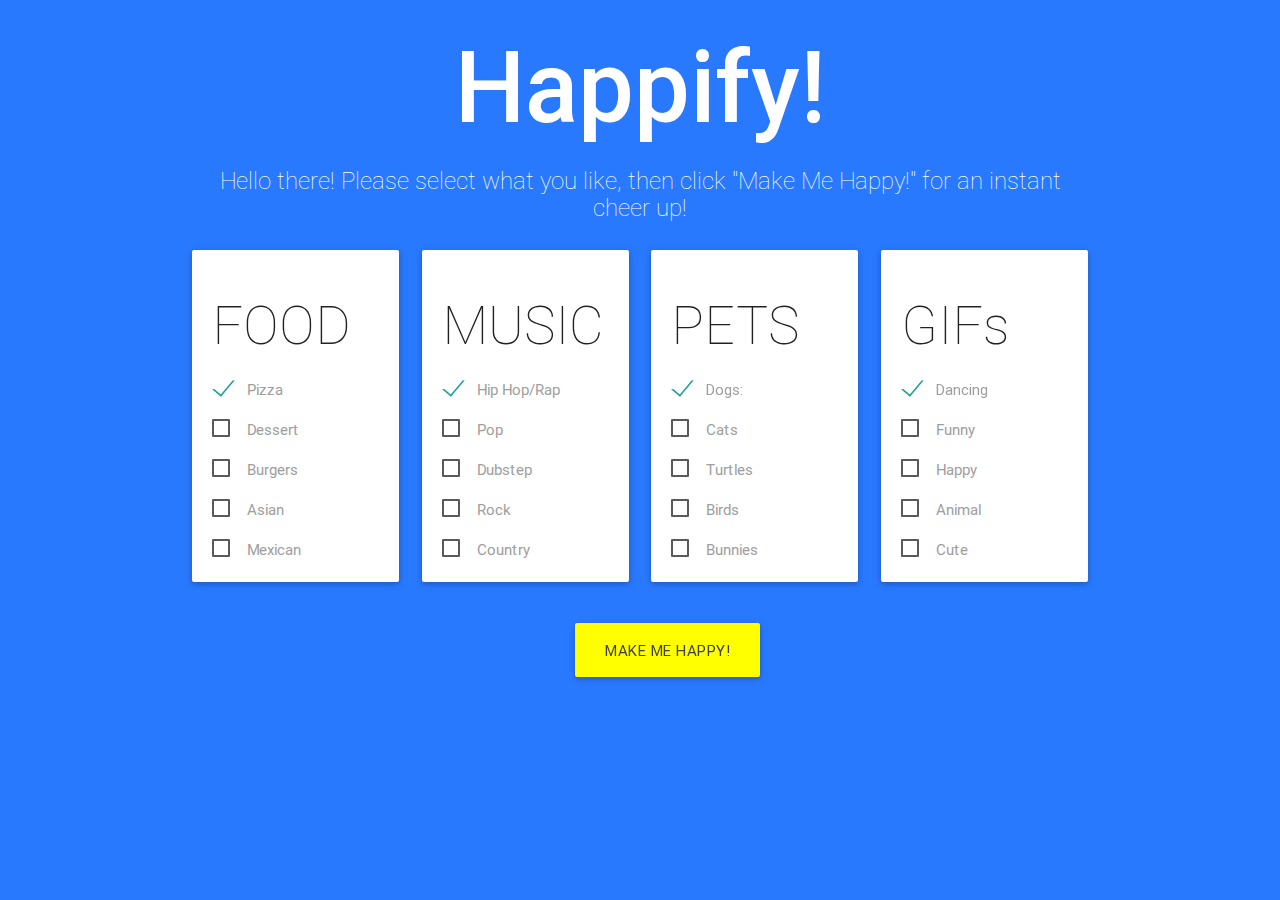
<file: templates/index.html>
<!DOCTYPE html>
<html lang="en-us">

<head>
    <title>Web Architecture: Project 2</title>
    <link rel="stylesheet" href="/static/css/materialize.css">
    <link rel="stylesheet" href="/static/css/animate.css">
    <link rel="stylesheet" href="/static/css/stylesheet.css">
    <script type="text/javascript" src="/static/js/script.js"></script>
    <script type="text/javascript" src="/static/js/jquery-1.11.3.js"></script>
</head>

<body class="blue accent-3">
    <div class="container">
        <!-- This is the welcome message. -->
        <h1 class="white-text animated animated fadeInDown">Happify!</h1>
        <h2 class="white-text center intro">Hello there! Please select what you like, then click "Make Me Happy!" for an instant cheer up!</h2>

        <!-- This div contains all the form boxes -->

        <div class="row animated pulse">
            <div class="col s3">
                <!-- Food form box -->
                <div class="option-box card-panel hoverable" id="food">
                    <h2>FOOD</h2>
                    <form name="foodform" id="food" action="/create" method="post">
                        <p>
                            <input type="checkbox" name="food" value="pizza" id="pizza" checked="checked" />
                            <label for="pizza">Pizza</label>
                        </p>
                        <p>
                            <input type="checkbox" name="food" value="dessert" id="dessert"/>
                            <label for="dessert">Dessert</label>
                        </p>
                        <p>
                            <input type="checkbox" name="food" value="burgers" id="burgers"/>
                            <label for="burgers">Burgers</label>
                        </p>
                        <p>
                            <input type="checkbox" name="food" value="asian" id="asian"/>
                            <label for="asian">Asian</label>
                        </p>
                        <p>
                            <input type="checkbox" name="food" value="mexican" id="mexican"/>
                            <label for="mexican">Mexican</label>
                        </p>
                    </form>
                </div>
            </div>
            <div class="col s3">

                <!-- Music form box -->
                <div class="option-box card-panel hoverable" id="music">
                    <h2>MUSIC</h2>
                    <form name="musicform" id="music" action="/create" method="post">
                        <p>
                            <input type="checkbox" name="music" value="hiphoprap" id="hiphoprap" checked="checked"/>
                            <label for="hiphoprap">Hip Hop/Rap</label>
                        </p>
                        <p>
                            <input type="checkbox" name="music" value="pop" id="pop"/>
                            <label for="pop">Pop</label>
                        </p>
                        <p>
                            <input type="checkbox" name="music" value="dubstep" id="dubstep"/>
                            <label for="dubstep">Dubstep</label>
                        </p>
                        <p>
                            <input type="checkbox" name="music" value="rock" id="rock"/>
                            <label for="rock">Rock</label>
                        </p>
                        <p>
                            <input type="checkbox" name="music" value="country" id="country"/>
                            <label for="country">Country</label>
                        </p>
                    </form>
                </div>
            </div>
            <div class="col s3">

                <!-- Pets form box -->
                <div class="option-box card-panel hoverable" id="pets">
                    <h2>PETS</h2>
                    <form name="petform" id="pets" action="/create" method="post">
                        <p>
                            <input type="checkbox" name="pets" value="dogs" id="dogs" checked="checked" />
                            <label for="dogs">Dogs:</label>
                        </p>
                        <p>
                            <input type="checkbox" name="pets" value="cats" id="cats"/>
                            <label for="cats">Cats</label>
                        </p>
                        <p>
                            <input type="checkbox" name="pets" value="turtles" id="turtles" />
                            <label for="turtles">Turtles</label>
                        </p>
                        <p>
                            <input type="checkbox" name="pets" value="birds" id="birds"/>
                            <label for="birds">Birds</label>
                        </p>
                        <p>
                            <input type="checkbox" name="pets" value="bunnies" id="bunnies" />
                            <label for="bunnies">Bunnies</label>
                        </p>
                    </form>
                </div>
            </div>

            <div class="col s3">

                <!-- GIFs form box -->
                <div class="option-box card-panel hoverable" id="gifs">
                    <h2>GIFs</h2>
                    <form name="gifsform" id="gifs" action="/create" method="post">
                       <p>
                            <input type="checkbox" name="gifs" value="dancing" id="dancing" checked="checked" />
                            <label for="dancing">Dancing</label>
                        </p>
                        <p>
                            <input type="checkbox" name="gifs" value="funny" id="funny"/>
                            <label for="funny">Funny</label>
                        </p>
                        <p>
                            <input type="checkbox" name="gifs" value="happy" id="happy"/>
                            <label for="happy">Happy</label>
                        </p>
                        <p>
                            <input type="checkbox" name="gifs" value="animal" id="animal"/>
                            <label for="animal">Animal</label>
                        </p>
                        <p>
                            <input type="checkbox" name="gifs" value="cute" id="cute"/>
                            <label for="cute">Cute</label>
                        </p>
                    </form>
                </div>
            </div>

        </div>
        <div class="row">
            <div class="col s2 offset-s5">
                <div class="buttonspace">
                    <!-- This is the submit button -->
                    <input type="button" value="Make Me Happy!" class="waves-effect waves-light btn-large yellow accent-2 grey-text text-darken-3" onclick="submitForms()" />
                </div>
            </div>
        </div>
    </div>
</body>

</html>
</file>
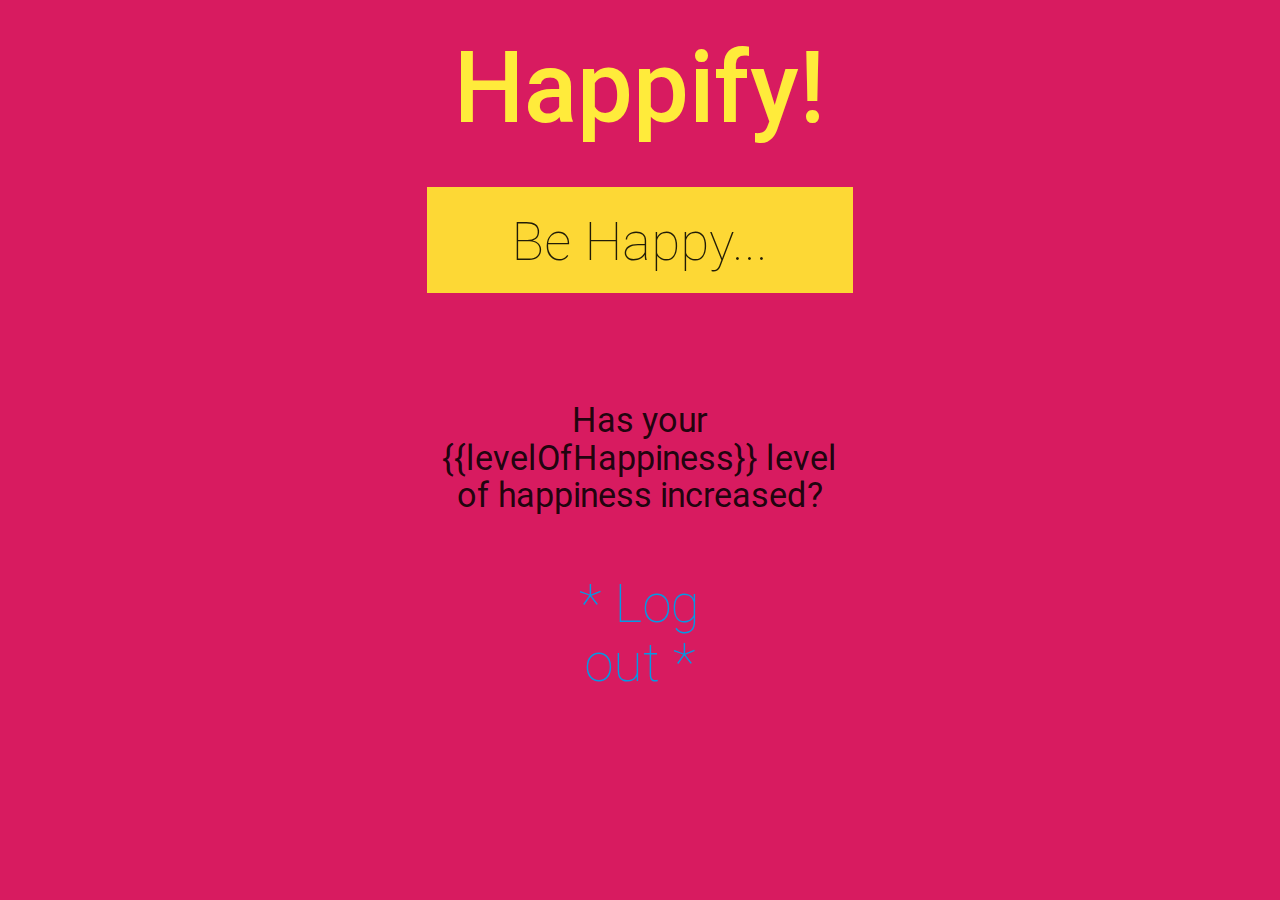
<file: templates/exit.html>
<!DOCTYPE html>
<html>

<head>
    <title>Happify</title>
    <meta charset="UTF-8">
    <link rel="stylesheet" href="/static/css/materialize.css">
    <link rel="stylesheet" href="https://maxcdn.bootstrapcdn.com/font-awesome/4.5.0/css/font-awesome.min.css">
    <link rel="stylesheet" href="/static/css/animate.css">
    <link rel="stylesheet" href="/static/css/stylesheet.css">
    <script src="http://d3js.org/d3.v3.min.js" charset="utf-8"></script>
    <style type="text/css">
        .chart-gauge
        {
          width: 400px;
          margin: 100px auto  
         } 
        .chart-filled
        {
            fill: steelblue;
        }
        .chart-empty
        {
            fill: #dedede;
        }
    
        .needle, .needle-center
        {
            fill: #464A4F;
        }

        svg {
          font: 10px sans-serif;
        }

    </style>
</head>

<body class="pink darken-1">
    <script>
        // This is called with the results from from FB.getLoginStatus().
        function statusChangeCallback(response) {
            console.log('statusChangeCallback');
            // The response object is returned with a status field that lets the
            // app know the current login status of the person.
            // Full docs on the response object can be found in the documentation
            // for FB.getLoginStatus().
            if (response.status === 'connected') {
                // Logged into your app and Facebook.
                testAPI();
                publishOnWall();
                document.getElementById('preferenceform').innerHTML = '<form action="/tastes" method="GET"> <button class="btn-large yellow darken-1 grey-text text-darken-3" type="submit" formmethod="GET">Make me happy</button></form>';



            } else if (response.status === 'not_authorized') {
                // The person is logged into Facebook, but not your app.
                document.getElementById('status').innerHTML = 'Thanks for your visit.';
            } else {
                // The person is not logged into Facebook, so we're not sure if
                // they are logged into this app or not.
                document.getElementById('status').innerHTML = 'Thanks for your visit';
            }
        }

        // This function is called when someone finishes with the Login
        // Button.  See the onlogin handler attached to it in the sample
        // code below.
        function checkLoginState() {
            FB.getLoginStatus(function(response) {
                statusChangeCallback(response);
            });
        }

        window.fbAsyncInit = function() {

            //
            FB.init({
                appId: '197275180612655',
                cookie: true, // enable cookies to allow the server to access 
                // the session
                xfbml: true, // parse social plugins on this page
                version: 'v2.2' // use version 2.2
            });
            //

            // Now that we've initialized the JavaScript SDK, we call 
            // FB.getLoginStatus().  This function gets the state of the
            // person visiting this page and can return one of three states to
            // the callback you provide.  They can be:
            //
            // 1. Logged into your app ('connected')
            // 2. Logged into Facebook, but not your app ('not_authorized')
            // 3. Not logged into Facebook and can't tell if they are logged into
            //    your app or not.
            //
            // These three cases are handled in the callback function.

            //
            FB.getLoginStatus(function(response) {
                statusChangeCallback(response);
            });

        };

        // Load the SDK asynchronously
        (function(d, s, id) {
            var js, fjs = d.getElementsByTagName(s)[0];
            if (d.getElementById(id)) return;
            js = d.createElement(s);
            js.id = id;
            js.src = "//connect.facebook.net/en_US/sdk.js";
            fjs.parentNode.insertBefore(js, fjs);
        }(document, 'script', 'facebook-jssdk'));

        // Here we run a very simple test of the Graph API after login is
        // successful.  See statusChangeCallback() for when this call is made.
        function testAPI() {
            FB.api('/me', function(response) {
                document.getElementById('status').innerHTML =
                    'Thanks for your visit, ' + response.name + '!';
            });
        };

        
        // Fetching user's latest post
     //   function testAPI() {
          //  FB.api('/me/feed', function(response){
          //    console.log(typeof(response));
          //    console.log("Fetching user's data " + response.data[0]['message']);
             // document.getElementById('message').innerHTML = response.data[0]['message'];

         //   });

        //};

        //Posting on user's behalf
        var body = 'I just used Happify! It made me smile.';
        function publishOnWall() {
            FB.api('/me/feed', 'post', { message: body }, function(response) {
                if (!response || response.error) {
                    alert('Oops, error occured');
                } else {
                    alert('Message successfully posted on Facebook!');
                }
            });
        };


    </script>

    <!--
      Below we include the Login Button social plugin. This button uses
      the JavaScript SDK to present a graphical Login button that triggers
      the FB.login() function when clicked.
    -->

    <div>

        <div class="row">
            <div class="col s4 offset-s4 center">
                <h1 class="yellow-text animated fadeInDown">Happify!</h1>
            </div>
        </div>

        <div class="row">
            <div class="col s4 offset-s4 center yellow darken-1">
                <h2>Be Happy...</h2>
            </div>
        </div>

        <div class="row">
            <div class="col s6 offset-s3 center">
                <h1 class="status" id="status">
                </h1>
            </div>
        </div>

        <div class="row">
            <div class="col s2 offset-s5 center" id="endmessage">
            </div>
        </div>

        <script type="text/javascript">
            setTimeout(function(){
                document.getElementById("endmessage").innerHTML = "What is your level of happiness?";
            }, 5000);

            setTimeout(function(){
                document.getElementById("endmessage").innerHTML = "We hope we helped you to feel better.";
            }, 10000);

        </script>

        <div class ="row">

            <div class="col s4 offset-s4 center">

                <h4>Has your {{levelOfHappiness}} level of happiness increased?</h4>
            </div>


        </div>

        <div class ="row">
            <div class="col s2 offset-s5 center">
               
                    <a href="#" 
                       id="auth-logoutlink"
                       style="float:left;font-size: small;"
                       onclick="FB.logout(function() { document.location.reload(); });">
                       <h2>* Log out *</h2>

                    </a>

            </div>



        </div>









 



    </div>

</body>
</html>
</file>
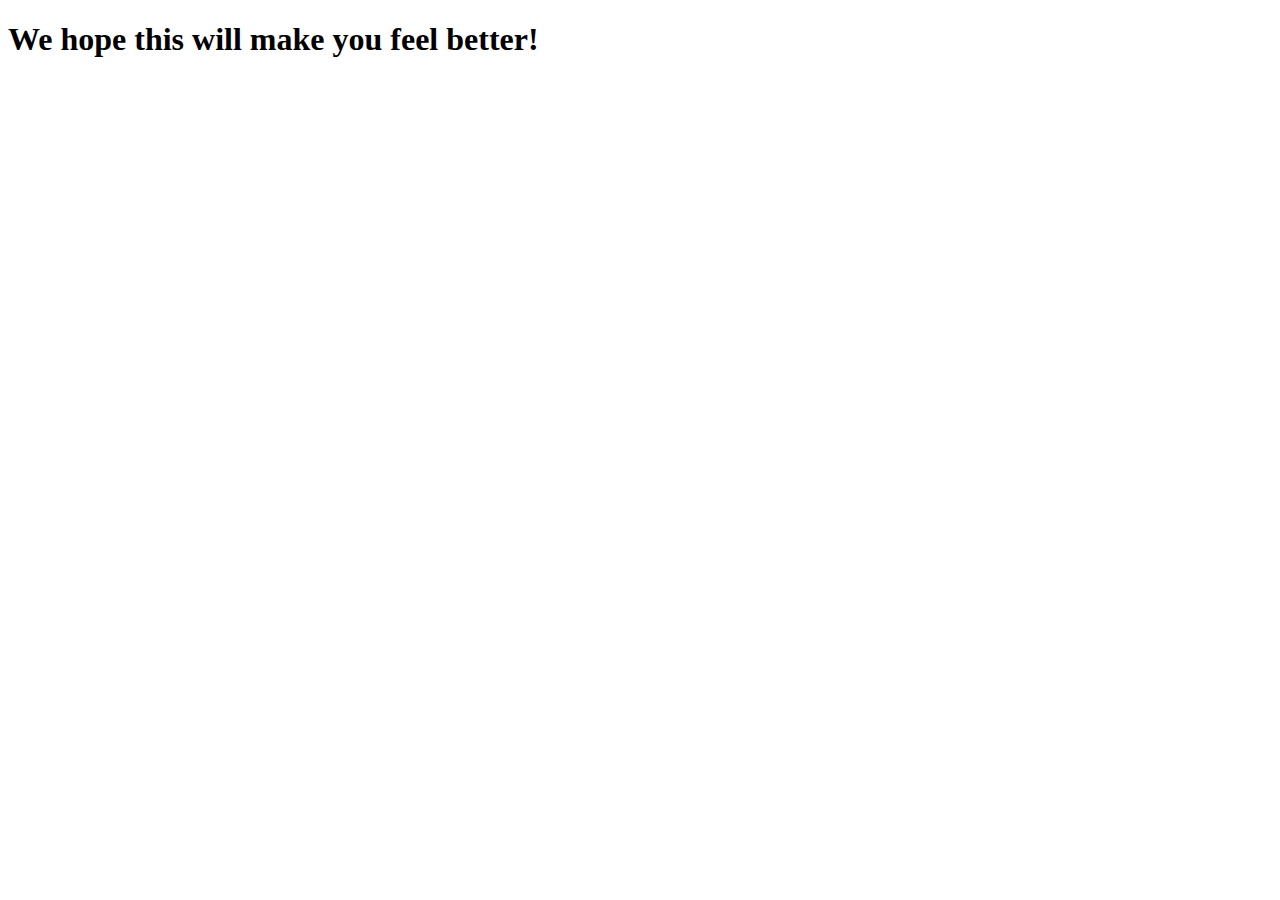
<file: templates/feel-good-animal-2.html>
<!DOCTYPE html>
<html>

  <head>
    <script src="http://ajax.googleapis.com/ajax/libs/jquery/1.9.1/jquery.min.js"></script>
    <script>       
      var someJavaScriptVar = '{{youtubeId}}';
    </script>





    <style>

    .imgClass { 
    background-image: url(http://inspectelement.com/wp-content/themes/inspectelementv2/style/images/button.png);
    background-position:  0px 0px;
    background-repeat: no-repeat;
    width: 186px;
    height: 53px;
    border: 0px;
    background-color: none;
    cursor: pointer;
    outline: 0;
    }
    .imgClass:hover{ 
      background-position:  0px -52px;
    }

    .imgClass:active{
      background-position:  0px -104px;
    }

    </style>
  
  </head>
  <body>

    <h1> We hope this will make you feel better! </h1>

    
    <!-- 1. The <iframe> (and video player) will replace this <div> tag. -->


    <div id="player"></div>

    <div id="happyemoji"></div>



    <script>
      

      // 2. This code loads the IFrame Player API code asynchronously.
      
      var tag = document.createElement('script');

      tag.src = "https://www.youtube.com/iframe_api";
      var firstScriptTag = document.getElementsByTagName('script')[0];
      firstScriptTag.parentNode.insertBefore(tag, firstScriptTag);

      // 3. This function creates an <iframe> (and YouTube player)
      //    after the API code downloads.
      var player;
      function onYouTubeIframeAPIReady() {
        player = new YT.Player('player', {
          height: '390',
          width: '640',
          videoId: someJavaScriptVar,
          events: {
            'onReady': onPlayerReady,
            'onStateChange': onPlayerStateChange
          }
        });
      }

      // 4. The API will call this function when the video player is ready.
      function onPlayerReady(event) {
        event.target.playVideo();
      }

      // 5. The API calls this function when the player's state changes.
      //    The function indicates that when playing a video (state=1),
      //    the player should play for six seconds and then stop.
      var done = false;
      
      function onPlayerStateChange(event) {
        if (event.data == YT.PlayerState.PLAYING && !done) {
          setTimeout(stopVideo, 6000);
          done = true;
          setTimeout(function(){
          document.getElementById('happyemoji').innerHTML = '<form action="/create2" method="POST"> <input type="submit" name="animal" class="imgClass" /></form>';
          //document.getElementById('happyemoji').style.display = 'block';
          //document.getElementById('sademoji').style.display = 'block';
        },6000);
        }
      }
      
      function stopVideo() {
        player.stopVideo();
      }



      document.getElementById("err").innerHTML = "The tag is the following"
    </script>
    
    <!-- Please keep following scripts!! -->
    <script src="/static/jquery-1.11.3.js"></script>

  </body>
</html>
</file>
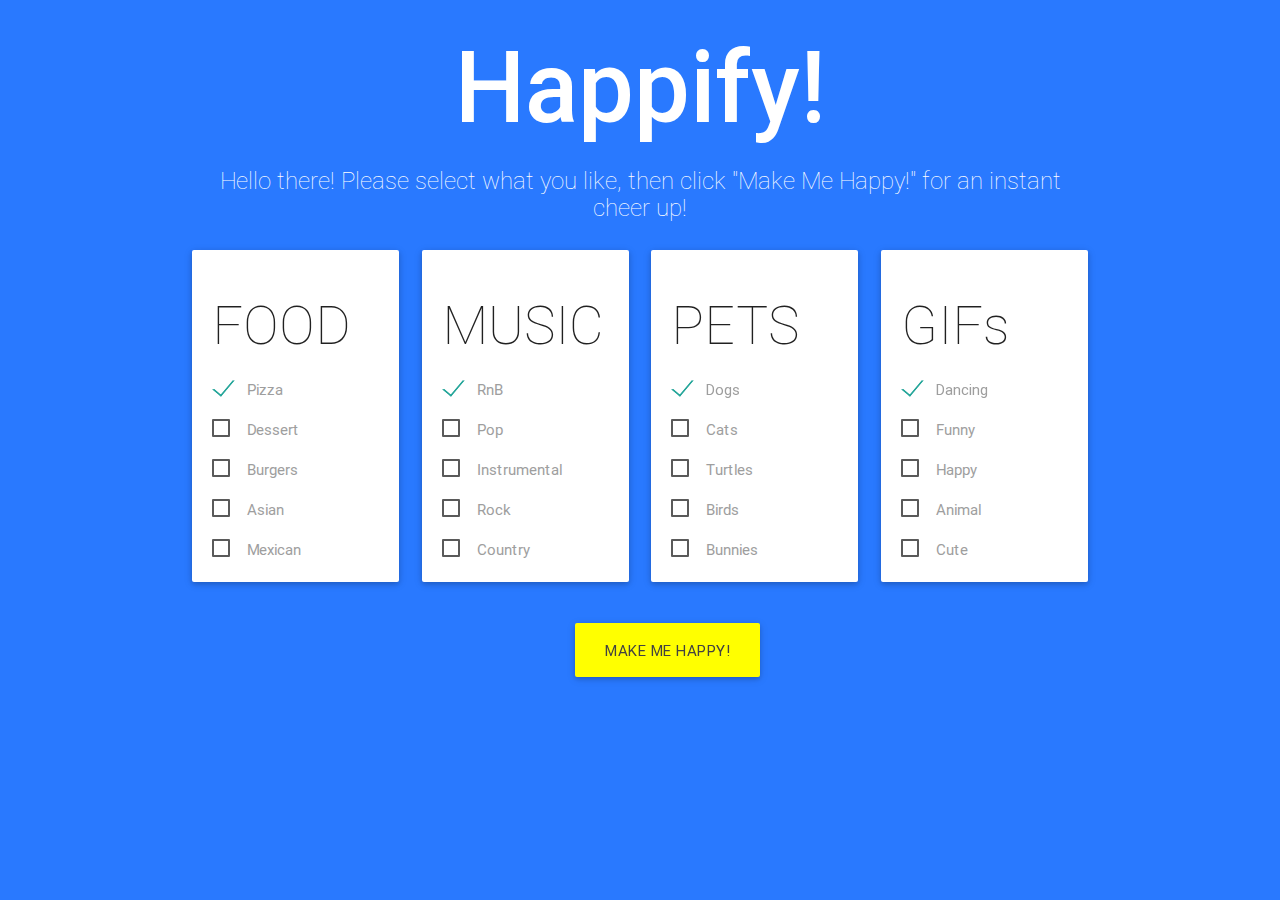
<file: templates/usertastes.html>
<!DOCTYPE html>
<html lang="en-us">

<head>
    <title>Web Architecture: Project 2</title>
    <link rel="stylesheet" href="/static/css/materialize.css">
    <link rel="stylesheet" href="/static/css/animate.css">
    <link rel="stylesheet" href="/static/css/stylesheet.css">
    <script type="text/javascript" src="/static/js/script.js"></script>
    <script type="text/javascript" src="/static/js/jquery-1.11.3.js"></script>
</head>

<body class="blue accent-3">
    <div class="container">
        <!-- This is the welcome message. -->
        <h1 class="white-text animated animated fadeInDown">Happify!</h1>
        <h2 class="white-text center intro">Hello there! Please select what you like, then click "Make Me Happy!" for an instant cheer up!</h2>

        <!-- This div contains all the form boxes -->
        <form name="usertastes" id="tastes" action="/create" method="POST">

        <div class="row animated pulse">
            <div class="col s3">
                <!-- Food form box -->
                <div class="option-box card-panel hoverable" id="food">
                    <h2>FOOD</h2>

                        <p>
                            <input type="checkbox" name="food" value="pizza" id="pizza" checked="checked"/>
                            <label for="pizza">Pizza</label>
                        </p>
                        <p>
                            <input type="checkbox" name="food" value="dessert" id="dessert"/>
                            <label for="dessert">Dessert</label>
                        </p>
                        <p>
                            <input type="checkbox" name="food" value="burgers" id="burgers"/>
                            <label for="burgers">Burgers</label>
                        </p>
                        <p>
                            <input type="checkbox" name="food" value="asian" id="asian"/>
                            <label for="asian">Asian</label>
                        </p>
                        <p>
                            <input type="checkbox" name="food" value="mexican" id="mexican"/>
                            <label for="mexican">Mexican</label>
                        </p>


                </div>
            </div>
            <div class="col s3">

                <!-- Music form box -->
                <div class="option-box card-panel hoverable" id="music">
                    <h2>MUSIC</h2>
                        <p>
                            <input type="checkbox" name="music" value="rnb" id="rnb" checked="checked"/>
                            <label for="hiphoprap">RnB</label>
                        </p>
                        <p>
                            <input type="checkbox" name="music" value="pop" id="pop"/>
                            <label for="pop">Pop</label>
                        </p>
                        <p>
                            <input type="checkbox" name="music" value="instrumental" id="instrumental"/>
                            <label for="dubstep">Instrumental</label>
                        </p>
                        <p>
                            <input type="checkbox" name="music" value="rock" id="rock"/>
                            <label for="rock">Rock</label>
                        </p>
                        <p>
                            <input type="checkbox" name="music" value="country" id="country"/>
                            <label for="country">Country</label>
                        </p>
                </div>
            </div>


       

            <div class="col s3">

                <!-- Pets form box -->
                <div class="option-box card-panel hoverable" id="pets">
                    <h2>PETS</h2>
                        <p>
                            <input type="checkbox" name="pets" value="dogs" id="dogs" checked="checked" />
                            <label for="dogs">Dogs</label>
                        </p>
                        <p>
                            <input type="checkbox" name="pets" value="cats" id="cats"/>
                            <label for="cats">Cats</label>
                        </p>
                        <p>
                            <input type="checkbox" name="pets" value="turtles" id="turtles" />
                            <label for="turtles">Turtles</label>
                        </p>
                        <p>
                            <input type="checkbox" name="pets" value="birds" id="birds"/>
                            <label for="birds">Birds</label>
                        </p>
                        <p>
                            <input type="checkbox" name="pets" value="bunnies" id="bunnies" />
                            <label for="bunnies">Bunnies</label>
                        </p>
                </div>
            </div>

            <div class="col s3">

                <!-- GIFs form box -->
                <div class="option-box card-panel hoverable" id="gifs">
                    <h2>GIFs</h2>
                       <p>
                            <input type="checkbox" name="gifs" value="dancing" id="dancing" checked="checked" />
                            <label for="dancing">Dancing</label>
                        </p>
                        <p>
                            <input type="checkbox" name="gifs" value="funny" id="funny"/>
                            <label for="funny">Funny</label>
                        </p>
                        <p>
                            <input type="checkbox" name="gifs" value="happy" id="happy"/>
                            <label for="happy">Happy</label>
                        </p>
                        <p>
                            <input type="checkbox" name="gifs" value="animal" id="animal"/>
                            <label for="animal">Animal</label>
                        </p>
                        <p>
                            <input type="checkbox" name="gifs" value="cute" id="cute"/>
                            <label for="cute">Cute</label>
                        </p>

                </div>
            </div>

        </div>
    
        <div class="row">
            <div class="col s2 offset-s5">
                <div class="buttonspace">
                    <!-- This is the submit button -->
                    <input type="submit" value="Make Me Happy!" class="waves-effect waves-light btn-large yellow accent-2 grey-text text-darken-3"  />
                </div>
            </div>
        </div>
    </form>
    </div>
</body>

</html>
</file>
<file: static/css/stylesheet.css>
.buttonspace{
    margin-top: 5%;
}

h1{
    text-align: center;
    font-weight: 500;
    font-size: 100px;
}

h2{
    font-weight: 200;
}

.intro {
	font-size: 24px;
    font-weight: 200;
}

.title {
    font-size: 80px;
}

.icon {
	font-size: 400%;
    padding: 20px;
    margin-top: 100px;
}

.icontext{
    margin-bottom:0px;
}

.fixed {
	position:sticky;
}

.quote{
    font-size: 30px !important;
    font-family: Roboto;  
}

#italictext {
    font-style: italic !important;
    margin: 30px;
    vertical-align: baseline;
}

#status{
    font-size: 60px !important;
}
.status{
    font-size: 60px !important;
}

.login{
    padding: 30px !important;
    margin: 20px !important;
}
</file>
